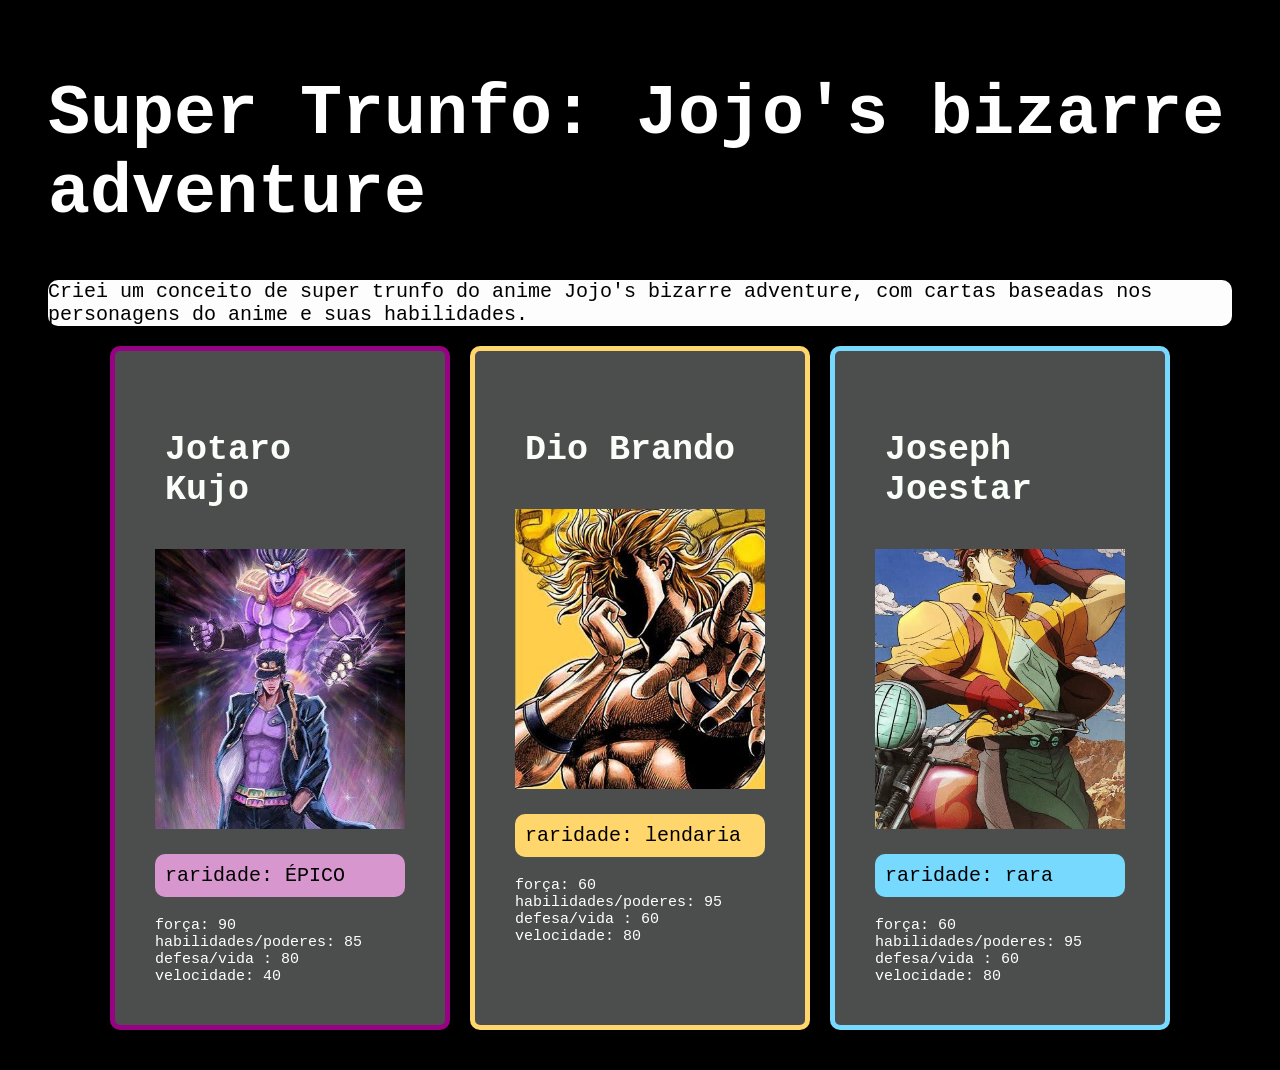
<file: index.html>
<!DOCTYPE html>
<html>
    <head>
        <title>Super Trunfo: Jojo's bizarre adventure</title>
        <link rel="stylesheet" href="style.css">
    </head>
    <body>
        <h1>Super Trunfo: Jojo's bizarre adventure</h1>
        <p class = "description">
            Criei um conceito de super trunfo do anime Jojo's bizarre adventure, 
            com cartas baseadas nos personagens do anime e suas habilidades.
        </p>
        
    <div class="colecao">
        <div class="carta epica">
            <h2> Jotaro Kujo</h2>
            <img src="images/jotaro.jpg"
                alt="https://www.pinterest.com/h_underscore/jotaro-kujo/"
                width="300">
            
            <p class = "raridade">raridade: ÉPICO</p>

            <ul class = "atributos">
                <li>força: 90</li>
                <li>habilidades/poderes: 85</li>
                <li>defesa/vida : 80</li>
                <li>velocidade: 40</li>
            </ul>
        </div> 

        <div class = "carta lendaria">
            <h2> Dio Brando</h2>
            <img src="images/dio.jpeg"
                alt="https://www.pinterest.com/pin/40813940368343327/"
                width="300">
            
            <p class = "raridade">raridade: lendaria</p>

            <ul class = "atributos">
                <li>força: 60</li>
                <li>habilidades/poderes: 95</li>
                <li>defesa/vida : 60</li>
                <li>velocidade: 80</li>
            </ul>               
        </div>
        
        <div class = "carta rara">
            <h2> Joseph Joestar</h2>
            <img src="images/joseph.jpeg"
                alt="https://www.pinterest.com/pin/40813940368343327/"
                width="300">         
            
            <p class = "raridade">raridade: rara</p>

            <ul class = "atributos">
                <li>força: 60</li>
                <li>habilidades/poderes: 95</li>
                <li>defesa/vida : 60</li>
                <li>velocidade: 80</li>               
    </div>
    </body>
</html>
</file>
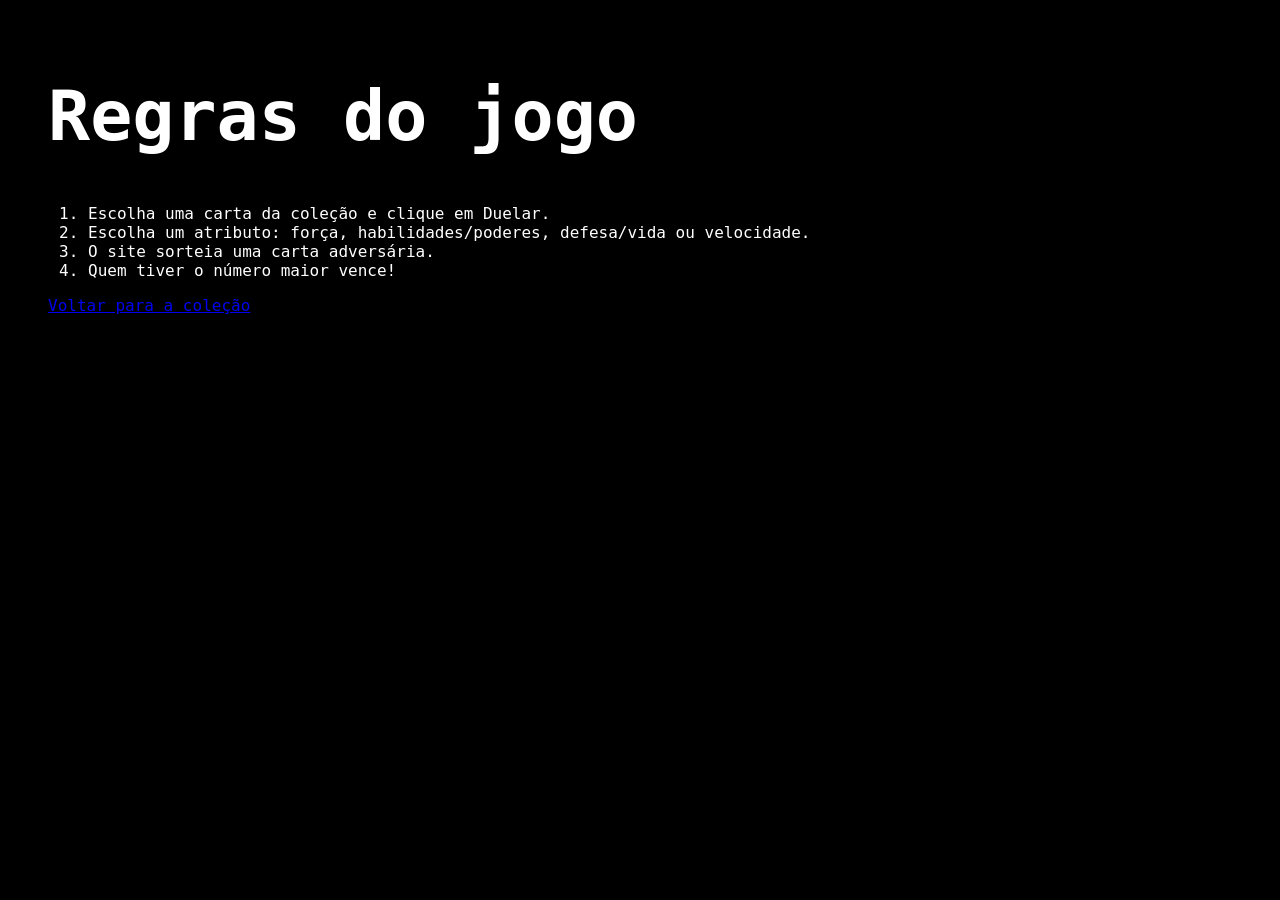
<file: templates/regras.html>
<!DOCTYPE html>
<html lang="pt-BR">
<head>
    <meta charset="UTF-8">
    <title>Regras - Trunfo de JOJO</title>
    <link rel="stylesheet" href="/static/css/style.css">
</head>
<body>
    <h1>Regras do jogo</h1>
    <ol>
        <li>Escolha uma carta da coleção e clique em Duelar.</li>
        <li>Escolha um atributo: força, habilidades/poderes, defesa/vida ou velocidade.</li>
        <li>O site sorteia uma carta adversária.</li>
        <li>Quem tiver o número maior vence!</li>
    </ol>
    <a href="/">Voltar para a coleção</a>
</body>
</html>
</file>
<file: style.css>
body {
    font-family: "roboto", monospace;
    background-color: #000000;
    color: #ffffff;
    padding: 20px 40px;
}
h1 {
    color: #ffffff;
    font-size: 70px;
    outline-width: 2px;
    outline-color: #000000;
}

h2 {
    color: #f9fff8;
    font-size: 35px;
    padding: 10px;
    outline-width: 2px;
    outline-color: #000000;
}

.carta{
    width: 250px;
    background-color: #4c4d4d;
    border-radius: 10px;
    border: 5px solid #000000;
    padding: 40px;
}

.carta img{
    width: 250px;
    height: 280px;
    object-fit: cover;
}

.description {
    display:inline-flexbox;
    background-color: #fdfdfd;
    color: #000000;
    border-radius: 10px;
    font-size: 20px;
}

.raridade {
    display:inline-flexbox;
    background-color: #c1fae1;
    color: #000000;
    border-radius: 10px;
    padding: 10px;
    font-size: 20px;
}

.atributos {
    list-style: none;
    padding: 0;
    margin: 0;
    font-size: 15px;
}

/* ===== Raridades: a segunda classe muda a cor ===== */
.epica { border-color: #980184; }
.epica .raridade { background-color: #d796ce; }

.lendaria { border-color: #ffd66b; }
.lendaria .raridade { background-color: #ffd66b; }

.rara { border-color: #78d9ff; }
.rara .raridade { background-color: #78d9ff; }

/* ===== Animação: a carta brilha com o mouse ===== */
.carta:hover {
    animation: brilhar 1s infinite;
}

@keyframes brilhar {
    0% { transform: scale(1)
    rotate(0deg);}
    50% { transform: scale(1.05)
    rotate(-2deg);}
    100% { transform: scale(1)
    rotate(0deg);}
}

.colecao {
    display: flex;
    flex-wrap: wrap;
    gap: 20px;
    justify-content: center;
}
</file>
<file: static/css/style.css>
body {
    font-family: "roboto", monospace;
    background-color: #000000;
    color: #ffffff;
    padding: 20px 40px;
}
h1 {
    color: #ffffff;
    font-size: 70px;
    outline-width: 2px;
    outline-color: #000000;
}

h2 {
    color: #f9fff8;
    font-size: 35px;
    padding: 10px;
    outline-width: 2px;
    outline-color: #000000;
}

.carta{
    width: 250px;
    background-color: #4c4d4d;
    border-radius: 10px;
    border: 5px solid #000000;
    padding: 40px;
}

.carta img{
    width: 250px;
    height: 280px;
    object-fit: cover;
}

.description {
    color: #ffffff;
    border-radius: 10px;
    font-size: 20px;
}

.raridade {
    display:inline-flexbox;
    background-color: #c1fae1;
    color: #000000;
    border-radius: 10px;
    padding: 10px;
    font-size: 20px;
}

.atributos {
    list-style: none;
    padding: 0;
    margin: 0;
    font-size: 15px;
}

/* ===== Raridades: a segunda classe muda a cor ===== */
.epica { border-color: #980184; }
.epica .raridade { background-color: #d796ce; }

.lendaria { border-color: #ffd66b; }
.lendaria .raridade { background-color: #ffd66b; }

.rara { border-color: #78d9ff; }
.rara .raridade { background-color: #78d9ff; }

/* ===== Animação: a carta brilha com o mouse ===== */
.carta:hover {
    animation: brilhar 1s infinite;
}

@keyframes brilhar {
    0% { transform: scale(1)
    rotate(0deg);}
    50% { transform: scale(1.05)
    rotate(-2deg);}
    100% { transform: scale(1)
    rotate(0deg);}
}

.colecao {
    display: flex;
    flex-wrap: wrap;
    gap: 20px;
    justify-content: center;
}

.botao {
    display: inline-block;
    padding: 10px 20px;
    background-color: #4c4d4d;
    color: #ffffff;
    text-decoration: none;
    border-radius: 5px;
    transition: background-color 0.3s ease;
}
.botaoduelar {
    display: inline-block;
    padding: 10px 20px;
    background-color: #ff0000;
    color: #ffffff;
    text-decoration: none;
    border-radius: 5px;
}
</file>
